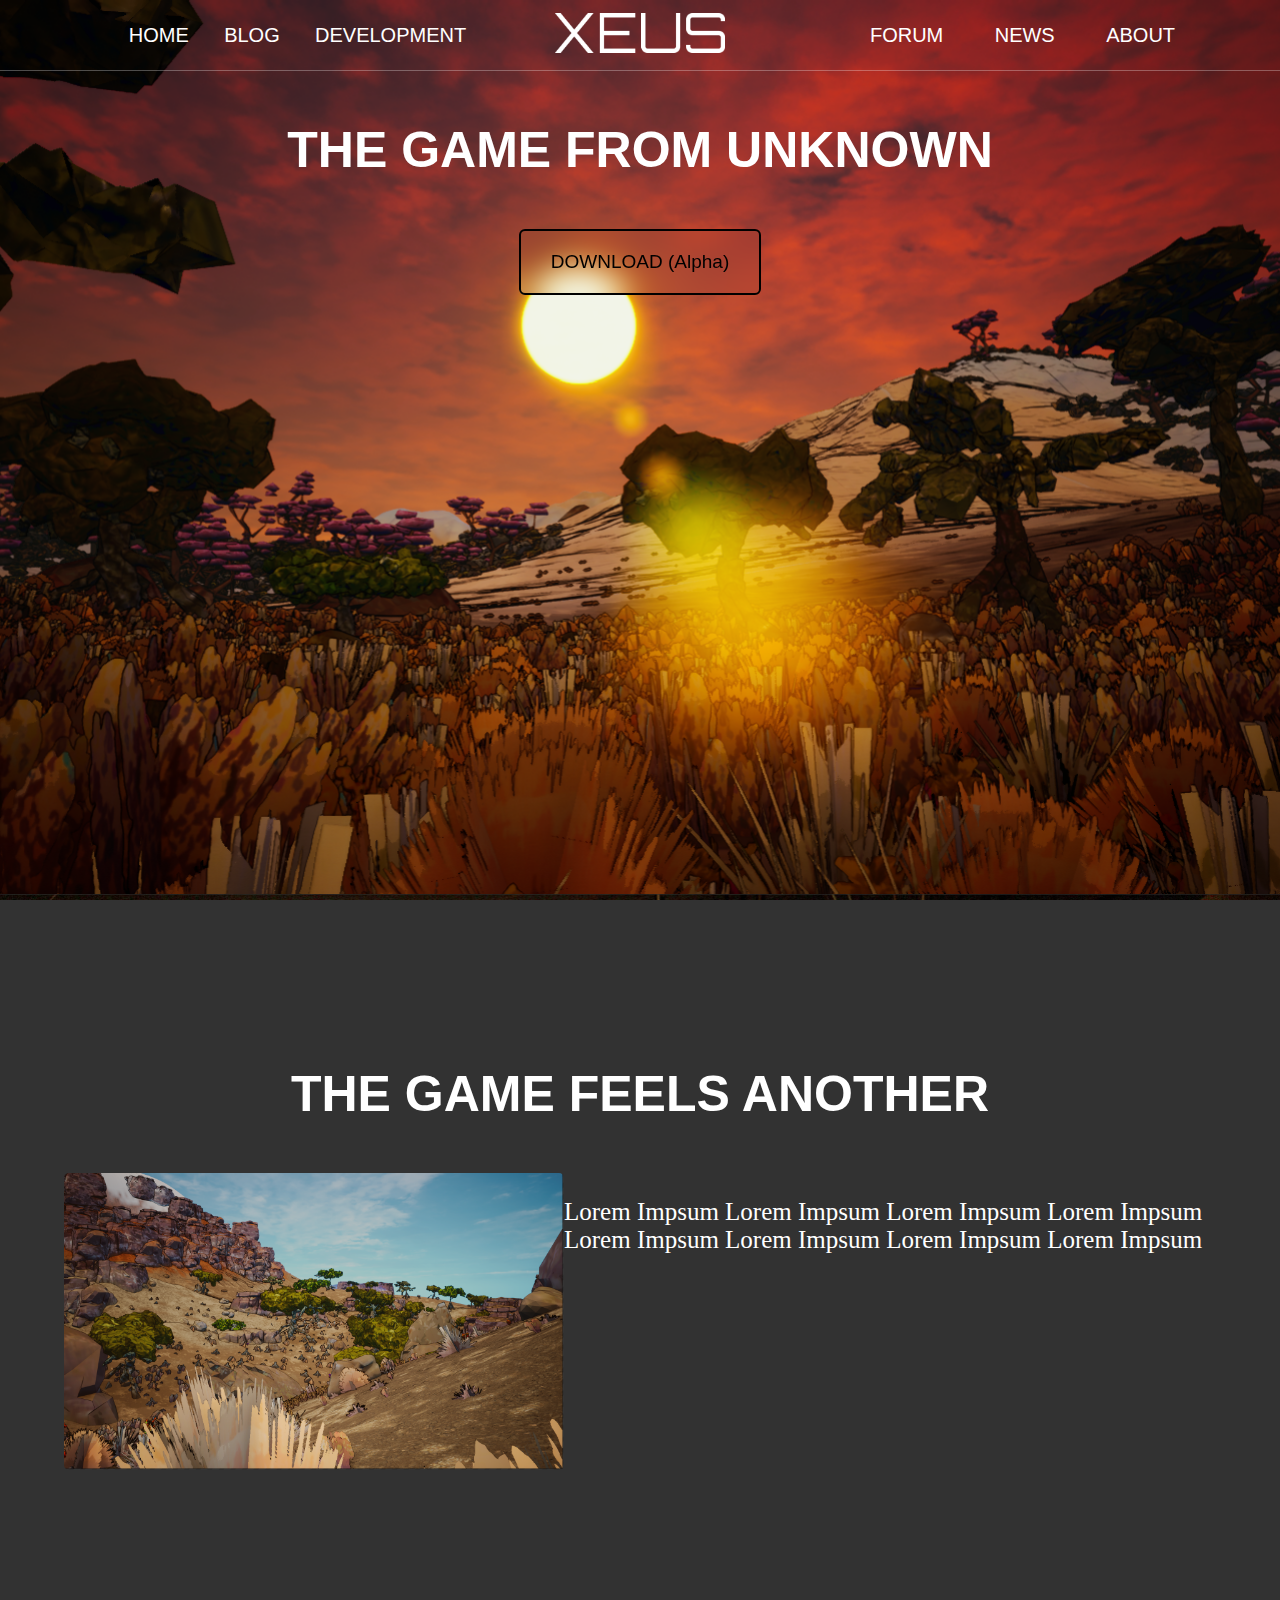
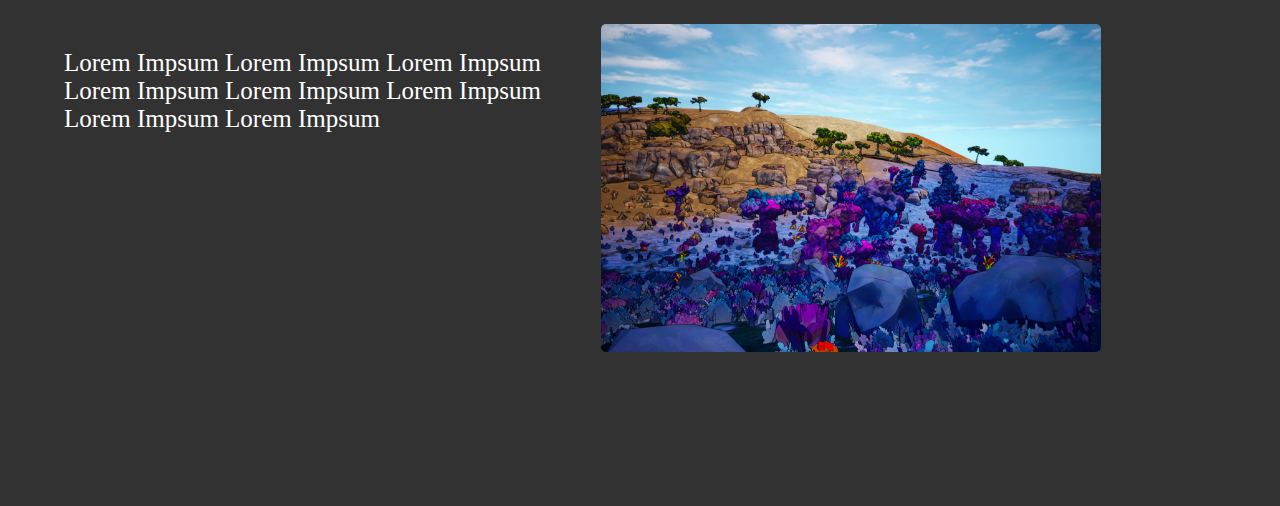
<file: index.html>
<!DOCTYPE html>
<html lang="en">
<head>
    <meta charset="UTF-8">
    <meta name="viewport" content="width=device-width, initial-scale=1.0">
    <title>XEUS</title>
    <link rel="stylesheet" href="css/global.css">
    <link rel="stylesheet" href="css/style.css">
</head>
<body>
    <header class="header_mainpage">
        <div class="main_header_content_container">
            <div class="menu_left_container">
                <ul class="menu_left">
                    <li class="munu_list"><a href="index.html">HOME</a></li>
                    <li class="munu_list"><a href="">BLOG</a></li>
                    <li class="munu_list"><a href="development.html">DEVELOPMENT</a></li>
                </ul>
            </div>
            <div class="logo_container">
                <a href="index.html">
                    <img class="logo_xeus_header" src="logo/XEUS.png" alt="">
                </a>
            </div>
            <div class="menu_right_container">
                <ul class="menu_right">
                    <li class="munu_list"><a href="">FORUM</a></li>
                    <li class="munu_list"><a href="">NEWS</a></li>
                    <li class="munu_list"><a href="">ABOUT</a></li>
                </ul>
            </div>
        </div>
    </header>
    <main>
        <div class="main_background_image_container">
            <img class="main_background_image" src="img/game_main_bckrnd.png" alt="">
        </div>
        <div class="abt_game_quote_container">
            <p class="abt_game_quote">THE GAME FROM UNKNOWN</p>
        </div>
        <div class="download_main_container">
            <button class="download_button">DOWNLOAD (Alpha)</button>
        </div>
        <div class="main_contents_container">
            <div class="abt_game_quote_container">
                <p class="abt_game_quote">THE GAME FEELS ANOTHER</p>
            </div>
            <div class="about_game_container">
                <div class="g1">
                    <div class="container_of_images_1">
                        <div class="image_1_main_content_container">
                            <img class="image_1_main_content" src="img/image_game2.png" alt="">
                        </div>
                        <div class="text_1_main_content_container">
                            <p class="text_1_main_content">Lorem Impsum Lorem Impsum Lorem Impsum
                                Lorem Impsum Lorem Impsum Lorem Impsum Lorem Impsum Lorem Impsum
                            </p>
                        </div>
                    </div>
                    <div class="container_of_images_2">
                        <div class="text_2_main_content_container">
                            <p class="text_2_main_content">Lorem Impsum Lorem Impsum Lorem Impsum
                                Lorem Impsum Lorem Impsum Lorem Impsum Lorem Impsum Lorem Impsum
                            </p>
                        </div>
                        <div class="image_2_main_content_container">
                            <img class="image_2_main_content" src="img/image_game3.png" alt="">
                        </div>
                    </div>
                </div>
            </div>
        </div>
    </main>
    <footer>

    </footer>
</body>
</html>
</file>
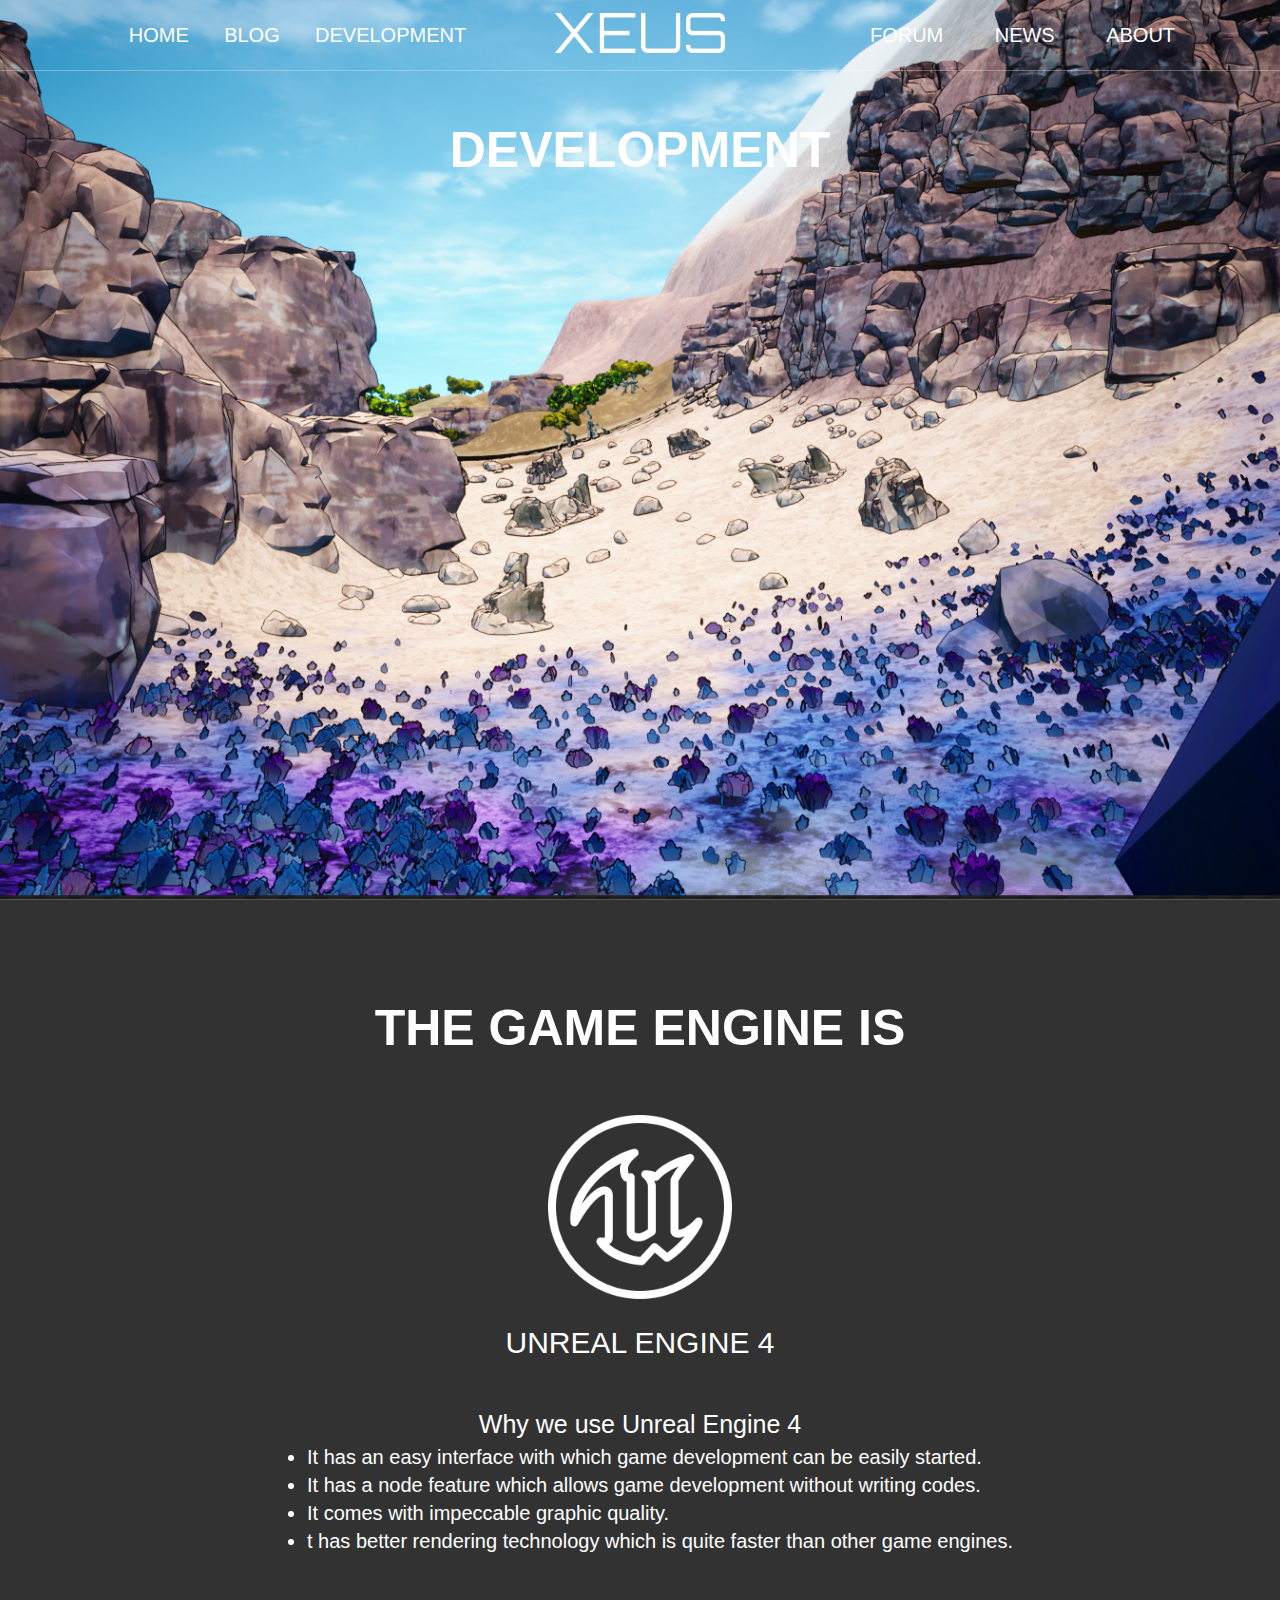
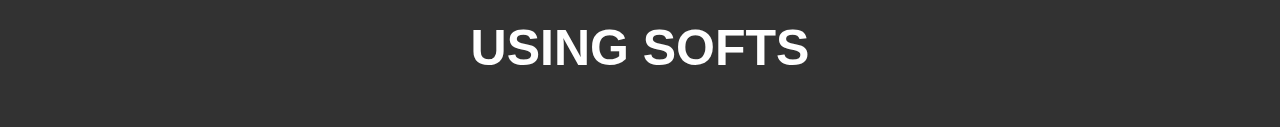
<file: development.html>
<!DOCTYPE html>
<html lang="en">
<head>
    <meta charset="UTF-8">
    <meta name="viewport" content="width=device-width, initial-scale=1.0">
    <title>XEUS</title>
    <link rel="stylesheet" href="css/global.css">
    <link rel="stylesheet" href="css/style.css">
</head>
<body>
    <header class="header_mainpage">
        <div class="main_header_content_container">
            <div class="menu_left_container">
                <ul class="menu_left">
                    <li class="munu_list"><a href="index.html">HOME</a></li>
                    <li class="munu_list"><a href="">BLOG</a></li>
                    <li class="munu_list"><a href="">DEVELOPMENT</a></li>
                </ul>
            </div>
            <div class="logo_container">
                <a href="index.html">
                    <img class="logo_xeus_header" src="logo/XEUS.png" alt="">
                </a>
            </div>
            <div class="menu_right_container">
                <ul class="menu_right">
                    <li class="munu_list"><a href="">FORUM</a></li>
                    <li class="munu_list"><a href="">NEWS</a></li>
                    <li class="munu_list"><a href="">ABOUT</a></li>
                </ul>
            </div>
        </div>
    </header>
    <main>
        <div class="main_background_image_container">
            <img class="main_background_image" src="img/image_game4.png" alt="">
        </div>
        <div class="abt_game_quote_container">
            <p class="abt_game_quote">DEVELOPMENT</p>
        </div>
        <div class="main_contents_container">
            <div class="abt_game_quote_container">
                <p class="abt_game_quote">THE GAME ENGINE IS</p>
            </div>
            <div class="game_engine_container">
                <div class="main_game_engine_container">
                    
                    <div class="image_of_game_engine_container">
                    <a href="">
                        <img class="image_of_game_engine_png" src="logo/unreal-engine-500px.png" alt="">
                    </div>
                    <div class="title_of_game_engine_container">
                        <p class="title_of_game_engine">UNREAL ENGINE 4</p>
                    </a>    
                    </div>
                    <div class="description_of_game_engine_container">
                        <p class="description_of_game_engine">
                            Why we use Unreal Engine 4
                        </p>
                        <ul class="ul_description_advantages">
                            <li class="list_of_description_advantages">It has an easy interface with which game development can be easily started.</li>
                            <li class="list_of_description_advantages">It has a node feature which allows game development without writing codes.</li>
                            <li class="list_of_description_advantages">It comes with impeccable graphic quality.</li>
                            <li class="list_of_description_advantages">t has better rendering technology which is quite faster than other game engines.</li>
                        </ul>
                    </div>
                </div>
            </div>

            <div class="abt_game_quote_container">
                <p class="abt_game_quote">USING SOFTS</p>
            </div>
            <div class="using_softs_container">
                <div class="soft_container">

                </div>
            </div>
        </div>
    </main>
    <footer>

    </footer>
</body>
</html>
</file>
<file: css/global.css>
body{
    background-color: rgb(50, 50, 50);
    margin: 0;
    padding: 0;
}
body::-webkit-scrollbar{
    width: 0;
}
body::-webkit-scrollbar-track {
    -webkit-box-shadow: 5px 5px 5px -5px rgba(34, 60, 80, 0.2) inset;
    background-color: #f9f9fd00;
    border-radius: 10px;
    
}
body::-webkit-scrollbar-thumb {
    border-radius: 10px;
    background: #80808062;
}


header{
    width: 100%;
    height: 70px;
    border-bottom: 1px solid rgba(255, 255, 255, 0.290);
    background-color: rgba(0, 0, 0, 0);
}
.header_mainpage:hover{

}
a{
    text-decoration: none;
    color: white;
    transition: 1s;
}
a:hover{
    color: rgb(27, 92, 205);
}
li{
    font-family: 'Gill Sans', 'Gill Sans MT', Calibri, 'Trebuchet MS', sans-serif;
}
</file>
<file: css/style.css>
.main_header_content_container{
    width: 100%;
    height: 70px;
    display: flex;
    justify-content: space-evenly;
    align-items: center;
}
.menu_left_container{
    width: 35%;
    display: flex;
    justify-content: center;
}
.menu_left{
    display: flex;
    width: 100%;
    justify-content: space-evenly;
}
.munu_list{
    font-size: 20px;
    color: white;
    list-style: none;
}
.menu_right_container{
    width: 35%;
    display: flex;
    justify-content: center;
}
.menu_right{
    display: flex;
    width: 100%;
    justify-content: space-evenly;
}
.logo_container{
    width: max-content;
    transition: 1s;
}
.logo_container:hover{
    transform: scale(1.02);
}
.logo_xeus_header{
    width: 170px;
    height: 40px;
}
.main_background_image_container{
    width: 100%;
    height: 100vh;
    position: absolute;
    overflow: hidden;
    top: 0;
    left: 0;
    z-index: -10;
}
.main_background_image{
    width: 100%;
    height: 100vh;
    top: 0;
    left: 0;
    object-fit: cover;
}
.abt_game_quote_container{
    width: 100%;
    display: flex;
    justify-content: center;
}
.abt_game_quote{
    font-family: 'Segoe UI', Tahoma, Geneva, Verdana, sans-serif;
    text-align: center;
    font-size: 50px;
    font-weight: 600;
    color: white;
}
.download_main_container{
    width: 100%;
    height: max-content;
    display: flex;
    justify-content: center;
    align-items: center;
}
.download_button{
    padding: 20px 30px 20px 30px;
    background-color: rgba(240, 248, 255, 0);
    backdrop-filter: blur(15px);
    border: 2px solid rgb(0, 0, 0);
    border-radius: 6px;
    font-size: 19px;
    cursor: pointer;
    transition: 0.5s;
    text-align: center;
}
.download_button:hover{
    border: 2px solid rgb(42, 87, 164);
}



.main_contents_container{
    margin-top: 80vh;
}


.about_game_container{
    width: 100%;
    height: max-content;
    display: flex;
    justify-content: center;
}
.g1{
    width: 90%;
}
.container_of_images_1{
    display: flex;
    justify-content: space-evenly;
    margin-bottom: 150px;
    
}
.image_1_main_content_container{
    
}
.image_1_main_content{
    width: 500px;
    border-radius: 5px;
}
.text_1_main_content_container{
    width: 700px;
}
.text_1_main_content{
    color: white;
    font-size: 25px;
}



.container_of_images_2{
    display: flex;
    justify-content: space-evenly;
    margin-bottom: 150px;
    width: 90%;
}
.image_2_main_content_container{

}
.image_2_main_content{
    width: 500px;
    border-radius: 5px;
}
.text_2_main_content_container{
    width: 700px;
}
.text_2_main_content{
    color: white;
    font-size: 25px;
}






/* DEVELOPMENT STYLES START */
.abt_game_quote_development{
    color: black;
    font-family: 'Segoe UI', Tahoma, Geneva, Verdana, sans-serif;
    text-align: center;
    font-size: 50px;
    font-weight: 600;
}
.game_engine_container{
    width: 100%;
    
    display: flex;
    justify-content: center;
}
.main_game_engine_container{
    width: max-content;
}
.image_of_game_engine_container{
    width: 100%;
    display: flex;
    justify-content: center;
    align-items: center;
}
.image_of_game_engine_png{
    width: 200px;
}
.title_of_game_engine_container{
    width: 100%;
    height: max-content;
    display: flex;
    justify-content: center;
    align-items: center;
}
.title_of_game_engine{
    font-family: 'Gill Sans', 'Gill Sans MT', Calibri, 'Trebuchet MS', sans-serif;
    font-size: 30px;
    color: white;
    margin: 15px 0px 0px 0px;
}
.description_of_game_engine_container{
    width: 100%;
}
.description_of_game_engine{
    font-size: 25px;
    margin-top: 50px;
    margin-bottom: 7px;
    text-align: center;
    color: white;
    font-family: 'Gill Sans', 'Gill Sans MT', Calibri, 'Trebuchet MS', sans-serif;
}
.ul_description_advantages{
    align-items: self-end;
    margin-top: 0;
}
.list_of_description_advantages{
    font-size: 20px;
    color: white;
    margin-bottom: 5px;
}
/* DEVELOPMENT STYLES END */
</file>
